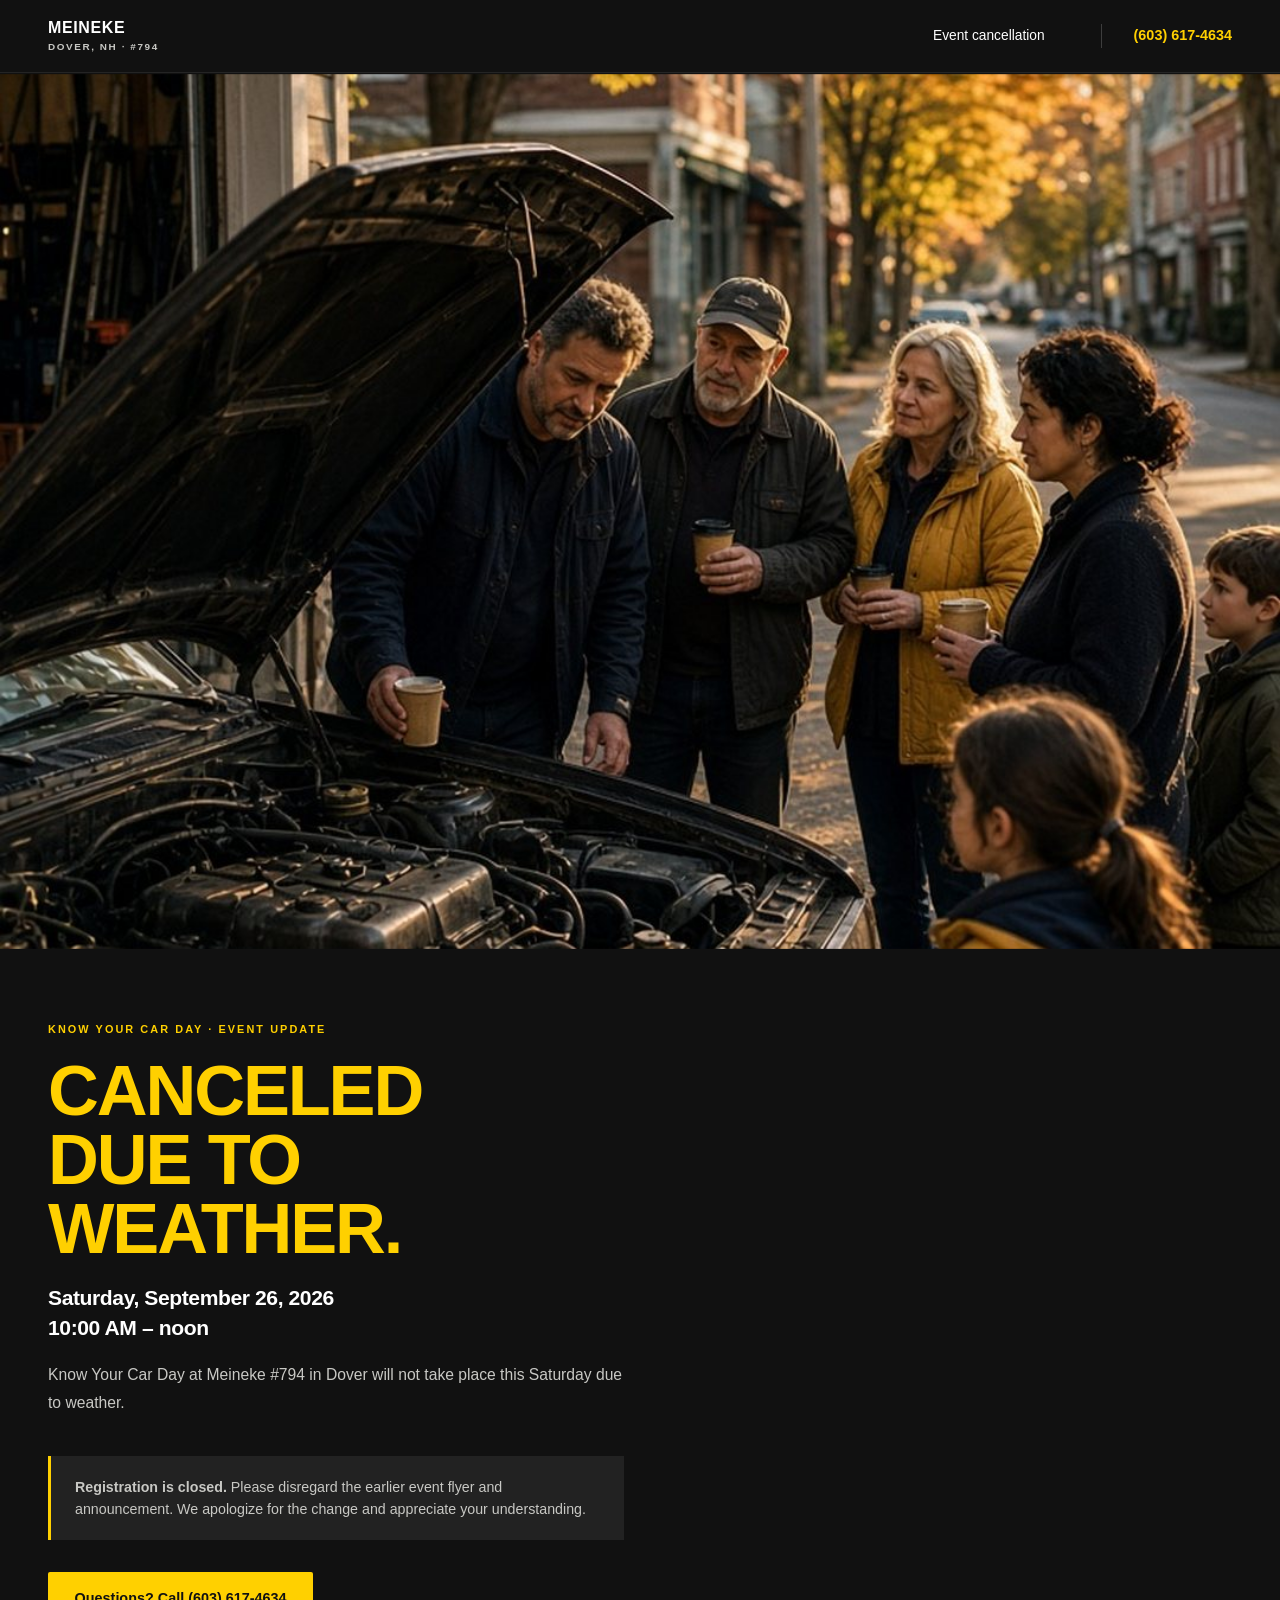
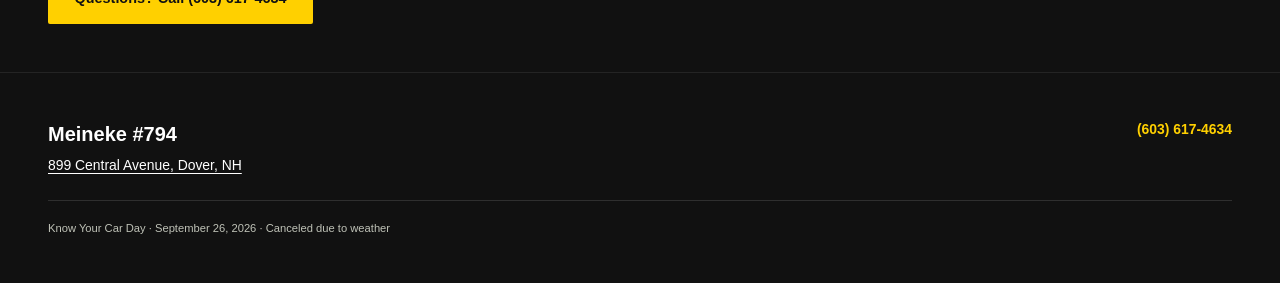
<file: index.html>
<!DOCTYPE html>
<html lang="en">
  <head>
    <meta charset="utf-8" />
    <meta name="viewport" content="width=device-width, initial-scale=1" />
    <title>Canceled Due to Weather | Know Your Car Day</title>
    <meta
      name="description"
      content="Know Your Car Day on Saturday, September 26, 2026 at Meineke #794 in Dover is canceled due to weather. Registration is closed. Call (603) 617-4634 with questions."
    />
    <meta name="theme-color" content="#171917" />
    <meta property="og:title" content="Canceled Due to Weather | Know Your Car Day" />
    <meta
      property="og:description"
      content="Know Your Car Day on Saturday, September 26, 2026 at Meineke #794 in Dover is canceled due to weather. Registration is closed. Call (603) 617-4634 with questions."
    />
    <meta property="og:type" content="website" />
    <link rel="icon" href="favicon.svg" type="image/svg+xml" />
    <link rel="stylesheet" href="styles.css" />
  </head>
  <body>
    <a class="skip-link" href="#cancellation">Skip to cancellation notice</a>

    <header class="masthead">
      <div class="wrap masthead-inner">
        <a class="shop-mark" href="index.html"><span>meineke</span><small>Dover, NH · #794</small></a>
        <nav class="site-nav" aria-label="Main navigation"><a href="#cancellation">Event cancellation</a></nav>
        <p class="masthead-phone">
          <a href="tel:+16036174634">(603) 617-4634</a>
        </p>
      </div>
    </header>

    <main id="cancellation">
      <section class="thanks" aria-labelledby="cancellation-heading">
        <div class="hero-visual" aria-hidden="true">
          <svg viewBox="0 170 1080 750" preserveAspectRatio="xMidYMid slice" focusable="false"><image href="assets/shop-day.jpg" width="1080" height="1080" /></svg>
        </div>
        <div class="wrap thanks-inner">
          <p class="eyebrow">Know Your Car Day · Event update</p>
          <h1 id="cancellation-heading">Canceled<br />due to<br />weather.</h1>
          <p class="hero-intro"><strong>Saturday, September 26, 2026<br />10:00 AM – noon</strong></p>
          <p class="lede">Know Your Car Day at Meineke #794 in Dover will not take place this Saturday due to weather.</p>
          <p class="soft-note"><strong>Registration is closed.</strong> Please disregard the earlier event flyer and announcement. We apologize for the change and appreciate your understanding.</p>
          <p class="hero-actions"><a class="btn btn-primary" href="tel:+16036174634">Questions? Call (603) 617-4634</a></p>
        </div>
      </section>
    </main>

    <footer class="site-footer">
      <div class="wrap">
        <p class="footer-shop">Meineke #794</p>
        <p>
          <a href="tel:+16036174634">(603) 617-4634</a>
        </p>
        <p>
          <a href="https://maps.google.com/?q=899+Central+Avenue+Dover+NH"
            >899 Central Avenue, Dover, NH</a
          >
        </p>
        <p class="privacy">Know Your Car Day · September 26, 2026 · Canceled due to weather</p>
      </div>
    </footer>
  </body>
</html>
</file>
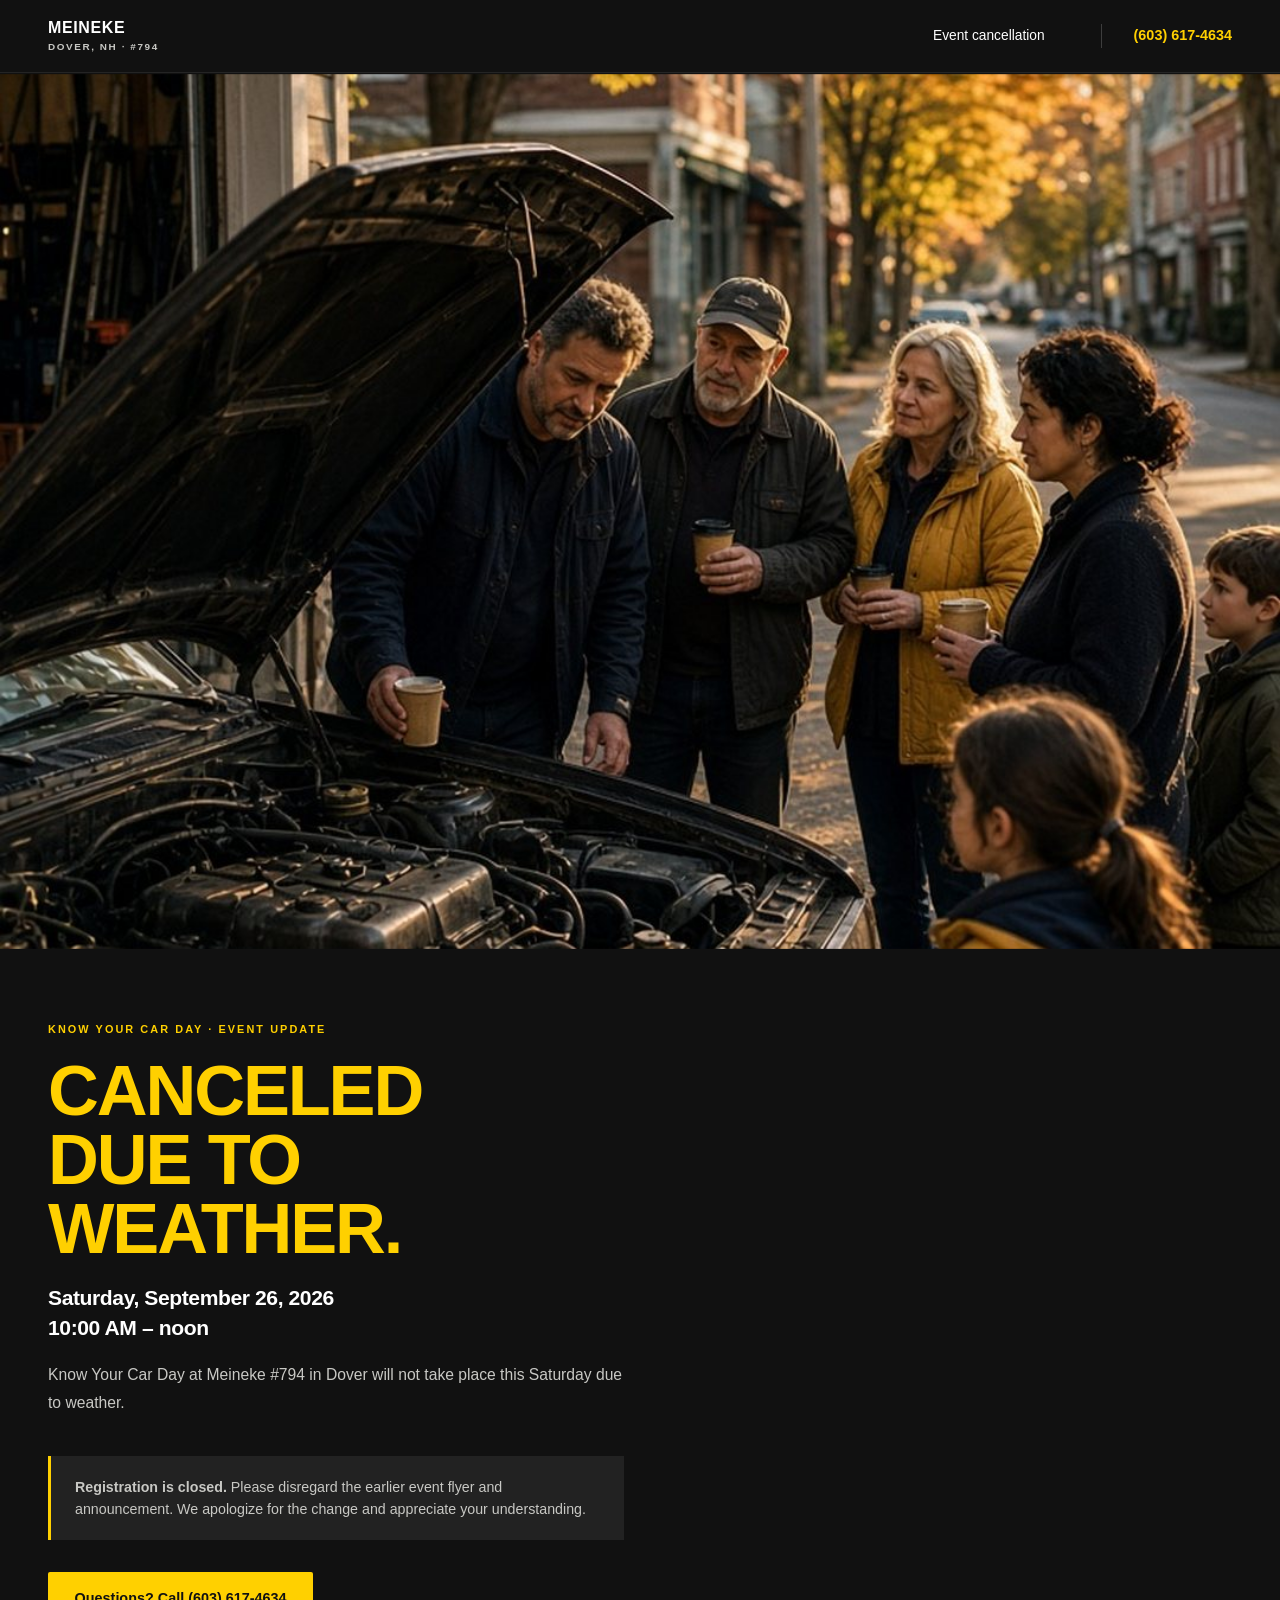
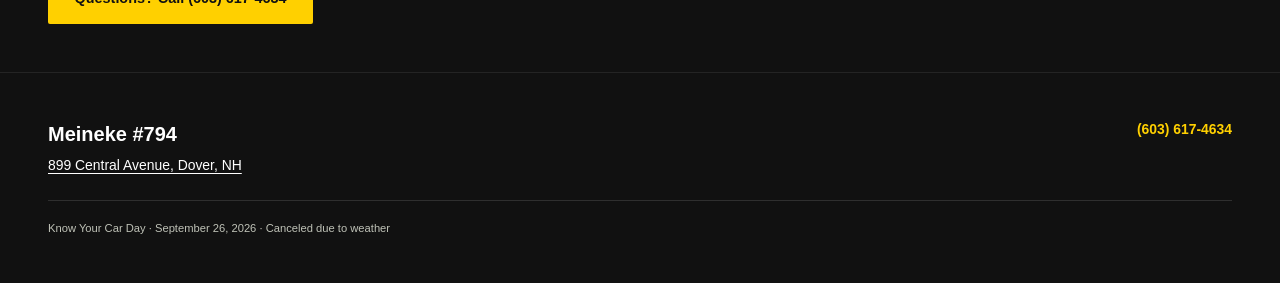
<file: thanks.html>
<!DOCTYPE html>
<html lang="en">
  <head>
    <meta charset="utf-8" />
    <meta name="viewport" content="width=device-width, initial-scale=1" />
    <title>Canceled Due to Weather | Know Your Car Day</title>
    <meta
      name="description"
      content="Know Your Car Day on Saturday, September 26, 2026 at Meineke #794 in Dover is canceled due to weather. Registration is closed. Call (603) 617-4634 with questions."
    />
    <meta name="robots" content="noindex" />
    <meta name="theme-color" content="#171917" />
    <meta property="og:title" content="Canceled Due to Weather | Know Your Car Day" />
    <meta
      property="og:description"
      content="Know Your Car Day on Saturday, September 26, 2026 at Meineke #794 in Dover is canceled due to weather. Registration is closed. Call (603) 617-4634 with questions."
    />
    <meta property="og:type" content="website" />
    <link rel="icon" href="favicon.svg" type="image/svg+xml" />
    <link rel="stylesheet" href="styles.css" />
  </head>
  <body>
    <a class="skip-link" href="#cancellation">Skip to cancellation notice</a>

    <header class="masthead">
      <div class="wrap masthead-inner">
        <a class="shop-mark" href="index.html"><span>meineke</span><small>Dover, NH · #794</small></a>
        <nav class="site-nav" aria-label="Main navigation"><a href="#cancellation">Event cancellation</a></nav>
        <p class="masthead-phone">
          <a href="tel:+16036174634">(603) 617-4634</a>
        </p>
      </div>
    </header>

    <main id="cancellation">
      <section class="thanks" aria-labelledby="cancellation-heading">
        <div class="hero-visual" aria-hidden="true">
          <svg viewBox="0 170 1080 750" preserveAspectRatio="xMidYMid slice" focusable="false"><image href="assets/shop-day.jpg" width="1080" height="1080" /></svg>
        </div>
        <div class="wrap thanks-inner">
          <p class="eyebrow">Know Your Car Day · Event update</p>
          <h1 id="cancellation-heading">Canceled<br />due to<br />weather.</h1>
          <p class="hero-intro"><strong>Saturday, September 26, 2026<br />10:00 AM – noon</strong></p>
          <p class="lede">Know Your Car Day at Meineke #794 in Dover will not take place this Saturday due to weather.</p>
          <p class="soft-note"><strong>Registration is closed.</strong> Please disregard the earlier event flyer and announcement. We apologize for the change and appreciate your understanding.</p>
          <p class="hero-actions"><a class="btn btn-primary" href="tel:+16036174634">Questions? Call (603) 617-4634</a></p>
        </div>
      </section>
    </main>

    <footer class="site-footer">
      <div class="wrap">
        <p class="footer-shop">Meineke #794</p>
        <p>
          <a href="tel:+16036174634">(603) 617-4634</a>
        </p>
        <p>
          <a href="https://maps.google.com/?q=899+Central+Avenue+Dover+NH"
            >899 Central Avenue, Dover, NH</a
          >
        </p>
        <p class="privacy">Know Your Car Day · September 26, 2026 · Canceled due to weather</p>
      </div>
    </footer>
  </body>
</html>
</file>
<file: styles.css>
:root {
  --charcoal: #111111;
  --charcoal-soft: #1a1a1a;
  --charcoal-lift: #222222;
  --yellow: #ffd000;
  --yellow-hover: #f5c400;
  --paper: #ffffff;
  --ink: #111111;
  --muted: #c8c8c4;
  --muted-ink: #4a4a46;
  --line: #2e2e2e;
  --line-soft: #e4e4e0;
  --focus: #176b96;
  --card: #ffffff;
}

*,
*::before,
*::after {
  box-sizing: border-box;
}

html {
  scroll-behavior: smooth;
  scroll-padding-top: 1.5rem;
}

body {
  margin: 0;
  background: var(--charcoal);
  color: var(--paper);
  font-family: Arial, Helvetica, sans-serif;
  font-size: 1rem;
  line-height: 1.6;
  -webkit-font-smoothing: antialiased;
}

a {
  color: inherit;
  text-underline-offset: 0.22em;
}

a:hover {
  text-decoration-thickness: 2px;
}

:focus-visible {
  outline: 3px solid var(--focus);
  outline-offset: 5px;
}

.hero :focus-visible,
.masthead :focus-visible,
.site-footer :focus-visible,
.thanks :focus-visible,
.flyer-head :focus-visible,
.flyer-band :focus-visible {
  outline-color: var(--yellow);
}

.wrap {
  width: min(100% - 6rem, 76rem);
  margin-inline: auto;
}

.skip-link {
  position: absolute;
  left: 1rem;
  top: 1rem;
  z-index: 10;
  padding: 0.7rem 1rem;
  background: var(--yellow);
  color: var(--ink);
  transform: translateY(-200%);
}

.skip-link:focus {
  transform: none;
}

.masthead {
  background: var(--charcoal);
  color: var(--paper);
  border-bottom: 1px solid #ffffff14;
}

.masthead-inner {
  display: flex;
  align-items: center;
  justify-content: space-between;
  gap: 2rem;
  min-height: 72px;
}

.shop-mark {
  display: flex;
  flex-direction: column;
  text-decoration: none;
  line-height: 1.15;
}

.shop-mark > span {
  color: var(--paper);
  font-size: 1rem;
  font-weight: 700;
  letter-spacing: 0.04em;
  text-transform: uppercase;
}

.shop-mark small {
  margin-top: 0.25rem;
  font-size: 0.62rem;
  font-weight: 700;
  letter-spacing: 0.16em;
  text-transform: uppercase;
  color: var(--muted);
}

.site-nav {
  display: flex;
  gap: 2rem;
  margin-left: auto;
  font-size: 0.86rem;
}

.site-nav a,
.masthead-phone a {
  text-decoration: none;
}

.site-nav a:hover,
.masthead-phone a:hover {
  color: var(--yellow);
}

.masthead-phone {
  margin: 0 0 0 1.5rem;
  padding-left: 2rem;
  border-left: 1px solid #ffffff30;
  font-size: 0.9rem;
  font-weight: 700;
}

.masthead-phone a {
  color: var(--yellow);
}

.hero,
.thanks {
  background: var(--charcoal);
  color: var(--paper);
}

.flyer-head {
  background: var(--charcoal);
  text-align: center;
  padding: 2.4rem 0 2.1rem;
}

.flyer-head-inner {
  max-width: 52rem;
}

.hero-kicker,
.flyer-head h1 {
  margin: 0 0 0.85rem;
  color: var(--yellow);
  font-family: "Arial Black", Arial, sans-serif;
  font-size: clamp(2rem, 6.4vw, 3.85rem);
  font-weight: 900;
  line-height: 1.05;
  letter-spacing: 0.06em;
  text-transform: uppercase;
}

.hero-date {
  margin: 0;
  color: var(--paper);
  font-size: clamp(1rem, 2.1vw, 1.25rem);
  font-weight: 400;
  letter-spacing: 0.04em;
  line-height: 1.45;
}

.flyer-photo {
  margin: 0;
  background: var(--charcoal);
  overflow: hidden;
}

.flyer-photo img {
  display: block;
  width: 100%;
  height: auto;
  vertical-align: middle;
}

@media (min-width: 701px) {
  .hero .flyer-photo {
    max-height: min(52vh, 30rem);
  }

  .hero .flyer-photo img {
    height: min(52vh, 30rem);
    object-fit: cover;
    object-position: 40% 38%;
  }
}

.flyer-photo-compact {
  max-height: 220px;
}

.flyer-photo-compact img {
  height: 220px;
  object-fit: cover;
  object-position: center 28%;
}

.flyer-band {
  background: var(--charcoal);
  text-align: center;
  padding: 1.7rem 0 1.8rem;
}

.flyer-shop {
  margin: 0 0 0.45rem;
  color: var(--paper);
  font-size: clamp(1rem, 2vw, 1.2rem);
  letter-spacing: 0.03em;
}

.flyer-phone {
  margin: 0;
  font-family: "Arial Black", Arial, sans-serif;
  font-size: clamp(1.35rem, 3vw, 1.85rem);
  font-weight: 900;
  letter-spacing: 0.04em;
}

.flyer-phone a {
  color: var(--yellow);
  text-decoration: none;
}

.flyer-phone a:hover {
  color: var(--yellow-hover);
}

.hero-inner,
.thanks-inner {
  padding-top: 3.25rem;
  padding-bottom: 3rem;
}

.eyebrow {
  margin: 0 0 1.1rem;
  font-size: 0.68rem;
  font-weight: 700;
  letter-spacing: 0.19em;
  text-transform: uppercase;
  color: var(--yellow);
}

.status-dot {
  display: inline-block;
  width: 6px;
  height: 6px;
  margin-right: 0.6rem;
  border-radius: 50%;
  background: currentColor;
  vertical-align: middle;
}

h1,
h2,
h3,
p {
  margin-top: 0;
}

.thanks h1 {
  margin-bottom: 1.2rem;
  color: var(--yellow);
  font-size: clamp(2.6rem, 6vw, 4.4rem);
  font-weight: 900;
  line-height: 0.98;
  letter-spacing: -0.03em;
  text-transform: uppercase;
}

.hero-intro {
  margin-bottom: 1.1rem;
  font-size: clamp(1.15rem, 1.65vw, 1.5rem);
  line-height: 1.45;
  letter-spacing: -0.02em;
}

.lede {
  max-width: 34rem;
  color: var(--muted);
  line-height: 1.75;
  font-size: 0.98rem;
}

.hero-actions {
  display: flex;
  flex-wrap: wrap;
  align-items: center;
  gap: 1.5rem;
  margin: 2rem 0 0;
}

.btn {
  display: inline-flex;
  align-items: center;
  justify-content: center;
  gap: 1.75rem;
  min-height: 52px;
  padding: 0.85rem 1.6rem;
  border: 1px solid transparent;
  border-radius: 2px;
  font: inherit;
  font-size: 0.9rem;
  font-weight: 700;
  text-decoration: none;
  cursor: pointer;
  transition: background-color 0.15s, color 0.15s, border-color 0.15s;
}

.btn-primary {
  background: var(--yellow);
  color: var(--ink);
}

.btn-primary:hover {
  background: var(--yellow-hover);
}

.text-link {
  color: var(--paper);
  font-size: 0.84rem;
  text-decoration: none;
  border-bottom: 1px solid #ffffff55;
  padding-block: 0.5rem;
}

.text-link:hover {
  color: var(--yellow);
  border-bottom-color: var(--yellow);
}

.hero-note {
  margin: 1rem 0 0;
  font-size: 0.73rem;
  color: #b5b5b0;
}

.event-details {
  background: var(--charcoal-soft);
  border-top: 1px solid #ffffff20;
}

.event-details-inner {
  display: grid;
  grid-template-columns: repeat(3, 1fr);
  padding-block: 1.9rem;
}

.event-details-inner > div {
  display: flex;
  flex-direction: column;
  padding-left: 2.2rem;
  border-left: 1px solid #ffffff24;
}

.event-details-inner > div:first-child {
  padding-left: 0;
  border-left: 0;
}

.detail-label {
  margin-bottom: 0.45rem;
  color: var(--yellow);
  font-size: 0.62rem;
  font-weight: 700;
  letter-spacing: 0.18em;
  text-transform: uppercase;
}

.event-details strong {
  font-size: 1.02rem;
}

.event-details strong + span,
.event-details a {
  margin-top: 0.25rem;
  color: #bfc2b7;
  font-size: 0.78rem;
}

.event-details a {
  width: fit-content;
  text-decoration: none;
}

.event-details a:hover {
  color: var(--yellow);
}

.expect {
  padding: 5.5rem 0 4.5rem;
  background: var(--charcoal-soft);
}

h2 {
  margin-bottom: 1.1rem;
  font-size: clamp(2.25rem, 3.8vw, 3.4rem);
  line-height: 1.07;
  font-weight: 700;
  letter-spacing: -0.045em;
  color: var(--paper);
}

.section-lead {
  max-width: 37rem;
  margin-bottom: 2.6rem;
  color: var(--muted);
  line-height: 1.75;
}

.expect-list {
  display: grid;
  grid-template-columns: repeat(3, 1fr);
  column-gap: 3rem;
  row-gap: 1.8rem;
  padding: 0;
  margin: 0;
  list-style: none;
  counter-reset: topic;
}

.expect-list li {
  counter-increment: topic;
  position: relative;
  padding: 1.35rem 0 0 2.15rem;
  border-top: 1px solid var(--line);
  color: var(--muted);
  font-size: 0.92rem;
  line-height: 1.7;
}

.expect-list li::before {
  content: "0" counter(topic);
  position: absolute;
  left: 0;
  top: 1.5rem;
  color: var(--yellow);
  font-size: 0.66rem;
  font-weight: 700;
}

.expect-list strong {
  display: block;
  margin-bottom: 0.4rem;
  color: var(--paper);
  font-size: 1.1rem;
  font-weight: 700;
}

.soft-note {
  margin: 2.5rem 0 0;
  padding: 1.2rem 1.5rem;
  border-left: 3px solid var(--yellow);
  background: var(--charcoal-lift);
  color: var(--muted);
  font-size: 0.89rem;
}

.soft-note a {
  color: var(--yellow);
}

.signup {
  padding: 5.5rem 0;
  background: var(--charcoal);
  border-top: 1px solid var(--line);
}

.signup-wrap {
  display: grid;
  grid-template-columns: 0.85fr 1.15fr;
  gap: clamp(3rem, 7vw, 7rem);
  align-items: start;
}

.signup-intro {
  padding-top: 0.5rem;
}

.signup-intro .section-lead {
  max-width: 24rem;
  margin-bottom: 2rem;
}

.signup-summary {
  padding-top: 1.8rem;
  border-top: 1px solid var(--line);
}

.signup-summary p {
  margin-bottom: 1.6rem;
  font-size: 0.9rem;
  color: var(--muted);
}

.signup-summary span {
  display: block;
  margin-bottom: 0.35rem;
  font-size: 0.65rem;
  font-weight: 700;
  letter-spacing: 0.15em;
  text-transform: uppercase;
  color: var(--yellow);
}

.signup-summary strong {
  display: block;
  color: var(--paper);
  font-size: 1rem;
}

.signup-summary a {
  color: var(--yellow);
  font-size: 1.15rem;
  font-weight: 700;
  text-decoration-color: #8a7600;
}

.signup-reassurance {
  max-width: 20rem;
  padding-top: 0.5rem;
  color: #9a9a94;
  font-size: 0.9rem;
  font-style: italic;
}

.rsvp-form {
  min-width: 0;
  padding: 2rem;
  background: var(--card);
  color: var(--ink);
  border: 1px solid #d8d3c7;
  border-top: 4px solid var(--yellow);
  border-radius: 2px;
}

.rsvp-form :focus-visible {
  outline-color: var(--focus);
}

.form-heading {
  margin-bottom: 1.6rem;
}

.form-heading h3 {
  margin-bottom: 0.35rem;
  font-size: 1.3rem;
  letter-spacing: -0.025em;
  line-height: 1.25;
}

.form-heading p {
  margin-bottom: 0;
  color: var(--muted-ink);
  font-size: 0.85rem;
}

.honeypot {
  position: absolute;
  left: -10000px;
  width: 1px;
  height: 1px;
  overflow: hidden;
}

.field,
fieldset {
  min-width: 0;
  margin: 0 0 1.15rem;
}

.field-row {
  display: grid;
  grid-template-columns: 1fr 1fr;
  gap: 1rem;
}

.vehicle-row {
  grid-template-columns: 5.5rem 1fr 1fr;
}

.vehicle-row .field {
  margin-bottom: 0;
}

label,
legend {
  display: block;
  margin-bottom: 0.4rem;
  font-size: 0.83rem;
  font-weight: 700;
}

legend {
  padding: 0;
}

fieldset {
  padding: 0;
  border: 0;
}

.hint {
  margin-bottom: 0.5rem;
  color: var(--muted-ink);
  font-size: 0.78rem;
}

.req,
.opt {
  display: inline-block;
  margin-left: 0.25rem;
  color: var(--muted-ink);
  font-size: 0.65rem;
  font-weight: 400;
}

input[type="text"],
input[type="tel"],
input[type="email"],
select,
textarea {
  width: 100%;
  min-width: 0;
  min-height: 46px;
  padding: 0.6rem 0.75rem;
  border: 1px solid #bebfb3;
  border-radius: 2px;
  background: #fff;
  color: var(--ink);
  font: inherit;
  font-size: 1rem;
}

textarea {
  min-height: 100px;
  resize: vertical;
}

input:user-invalid,
select:user-invalid,
textarea:user-invalid {
  border-color: #a32424;
}

.checks {
  display: grid;
  grid-template-columns: 1fr 1fr;
  gap: 0.4rem 0.6rem;
  margin: 0;
  padding: 0;
  list-style: none;
}

.check {
  display: flex;
  align-items: center;
  gap: 0.55rem;
  min-height: 44px;
  margin: 0;
  padding: 0.5rem 0.55rem;
  border: 1px solid var(--line-soft);
  border-radius: 2px;
  font-weight: 400;
  font-size: 0.8rem;
  cursor: pointer;
}

.check:hover {
  background: #fff8d4;
}

.check:has(input:checked) {
  background: #fff3b0;
  border-color: #c9a000;
}

.check input {
  flex-shrink: 0;
  width: 17px;
  height: 17px;
  margin: 0;
  accent-color: #111111;
}

.btn-block {
  width: 100%;
}

.form-foot {
  margin: 0.85rem 0 0;
  color: var(--muted-ink);
  text-align: center;
  font-size: 0.7rem;
  line-height: 1.6;
}

.site-footer {
  padding: 2.8rem 0;
  background: var(--charcoal);
  color: var(--paper);
  border-top: 1px solid #ffffff14;
}

.site-footer .wrap {
  display: grid;
  grid-template-columns: 1fr auto;
  gap: 0.25rem 2rem;
}

.site-footer p {
  margin: 0;
  font-size: 0.87rem;
}

.site-footer .footer-shop {
  color: var(--paper);
  font-size: 1.25rem;
  font-weight: 700;
}

.site-footer p:nth-child(2) {
  text-align: right;
  font-weight: 700;
}

.site-footer p:nth-child(2) a {
  color: var(--yellow);
  text-decoration: none;
}

.site-footer p:nth-child(2) a:hover {
  text-decoration: underline;
}

.site-footer .privacy {
  grid-column: 1 / -1;
  margin-top: 1.2rem;
  padding-top: 1.2rem;
  border-top: 1px solid #ffffff20;
  font-size: 0.7rem;
  color: #bfc2b7;
}

.thanks-inner {
  position: relative;
}

.thanks .lede {
  max-width: 36rem;
}

.thanks .soft-note {
  max-width: 36rem;
}

.btn-ghost {
  background: transparent;
  border-color: #ffffff65;
  color: var(--paper);
}

.btn-ghost:hover {
  background: var(--paper);
  color: var(--ink);
}

@media (min-width: 1500px) {
  .flyer-head {
    padding-block: 2.8rem 2.4rem;
  }
}

@media (max-width: 1000px) {
  .wrap {
    width: calc(100% - 3rem);
  }

  .site-nav {
    gap: 1.25rem;
  }

  .masthead-phone {
    margin-left: 0;
    padding-left: 1rem;
  }

  .expect-list {
    column-gap: 1.75rem;
  }

  .signup-wrap {
    gap: 2rem;
    grid-template-columns: 0.75fr 1.25fr;
  }

  .rsvp-form {
    padding: 1.5rem;
  }

  .event-details-inner > div {
    padding-left: 1rem;
  }

  .event-details strong {
    font-size: 0.9rem;
  }
}

@media (max-width: 700px) {
  .wrap {
    width: calc(100% - 2.5rem);
  }

  .masthead-inner {
    min-height: 64px;
    gap: 1rem;
  }

  .site-nav {
    display: none;
  }

  .masthead-phone {
    padding-left: 0;
    border: 0;
    font-size: 0.8rem;
  }

  .flyer-head {
    padding: 1.7rem 0 1.5rem;
  }

  .hero-inner,
  .thanks-inner {
    padding-top: 2.4rem;
    padding-bottom: 2.2rem;
  }

  .hero-intro {
    font-size: 1.17rem;
  }

  .lede {
    max-width: 24rem;
    font-size: 0.9rem;
  }

  .hero-actions {
    gap: 1rem;
  }

  .btn {
    padding-inline: 1.15rem;
  }

  .text-link {
    font-size: 0.78rem;
  }

  .flyer-photo-compact,
  .flyer-photo-compact img {
    max-height: 160px;
    height: 160px;
    object-position: center 28%;
  }

  .event-details-inner {
    grid-template-columns: 1fr;
    padding-block: 0.5rem;
  }

  .event-details-inner > div,
  .event-details-inner > div:first-child {
    padding: 1rem 0;
    border-left: 0;
    border-bottom: 1px solid #ffffff22;
  }

  .event-details-inner > div:last-child {
    border-bottom: 0;
  }

  .detail-label {
    margin-bottom: 0.15rem;
  }

  .event-details strong {
    font-size: 1rem;
  }

  .expect,
  .signup {
    padding-block: 3.5rem;
  }

  .expect-list {
    grid-template-columns: 1fr 1fr;
    column-gap: 1.5rem;
  }

  .expect-list li {
    font-size: 0.86rem;
    padding-left: 0;
    padding-top: 2.6rem;
  }

  .expect-list li::before {
    top: 1rem;
  }

  .expect-list strong {
    font-size: 1rem;
  }

  .section-lead {
    font-size: 0.94rem;
  }

  .signup-wrap {
    grid-template-columns: 1fr;
    gap: 1.5rem;
  }

  .signup-intro .section-lead {
    max-width: 32rem;
    margin-bottom: 1rem;
  }

  .signup-summary {
    display: none;
  }

  .signup-reassurance {
    max-width: none;
    margin-bottom: 0;
  }

  .rsvp-form {
    padding: 1.4rem;
  }

  .site-footer .wrap {
    grid-template-columns: 1fr;
  }

  .site-footer p:nth-child(2) {
    text-align: left;
  }
}

@media (max-width: 380px) {
  .wrap {
    width: calc(100% - 2rem);
  }

  .rsvp-form {
    padding: 1rem;
  }

  .field-row,
  .vehicle-row {
    grid-template-columns: 1fr;
    gap: 0;
  }

  .vehicle-row .field {
    margin-bottom: 0.8rem;
  }

  .checks {
    grid-template-columns: 1fr;
  }
}

@media (prefers-reduced-motion: reduce) {
  html {
    scroll-behavior: auto;
  }

  .btn {
    transition: none;
  }
}
</file>
